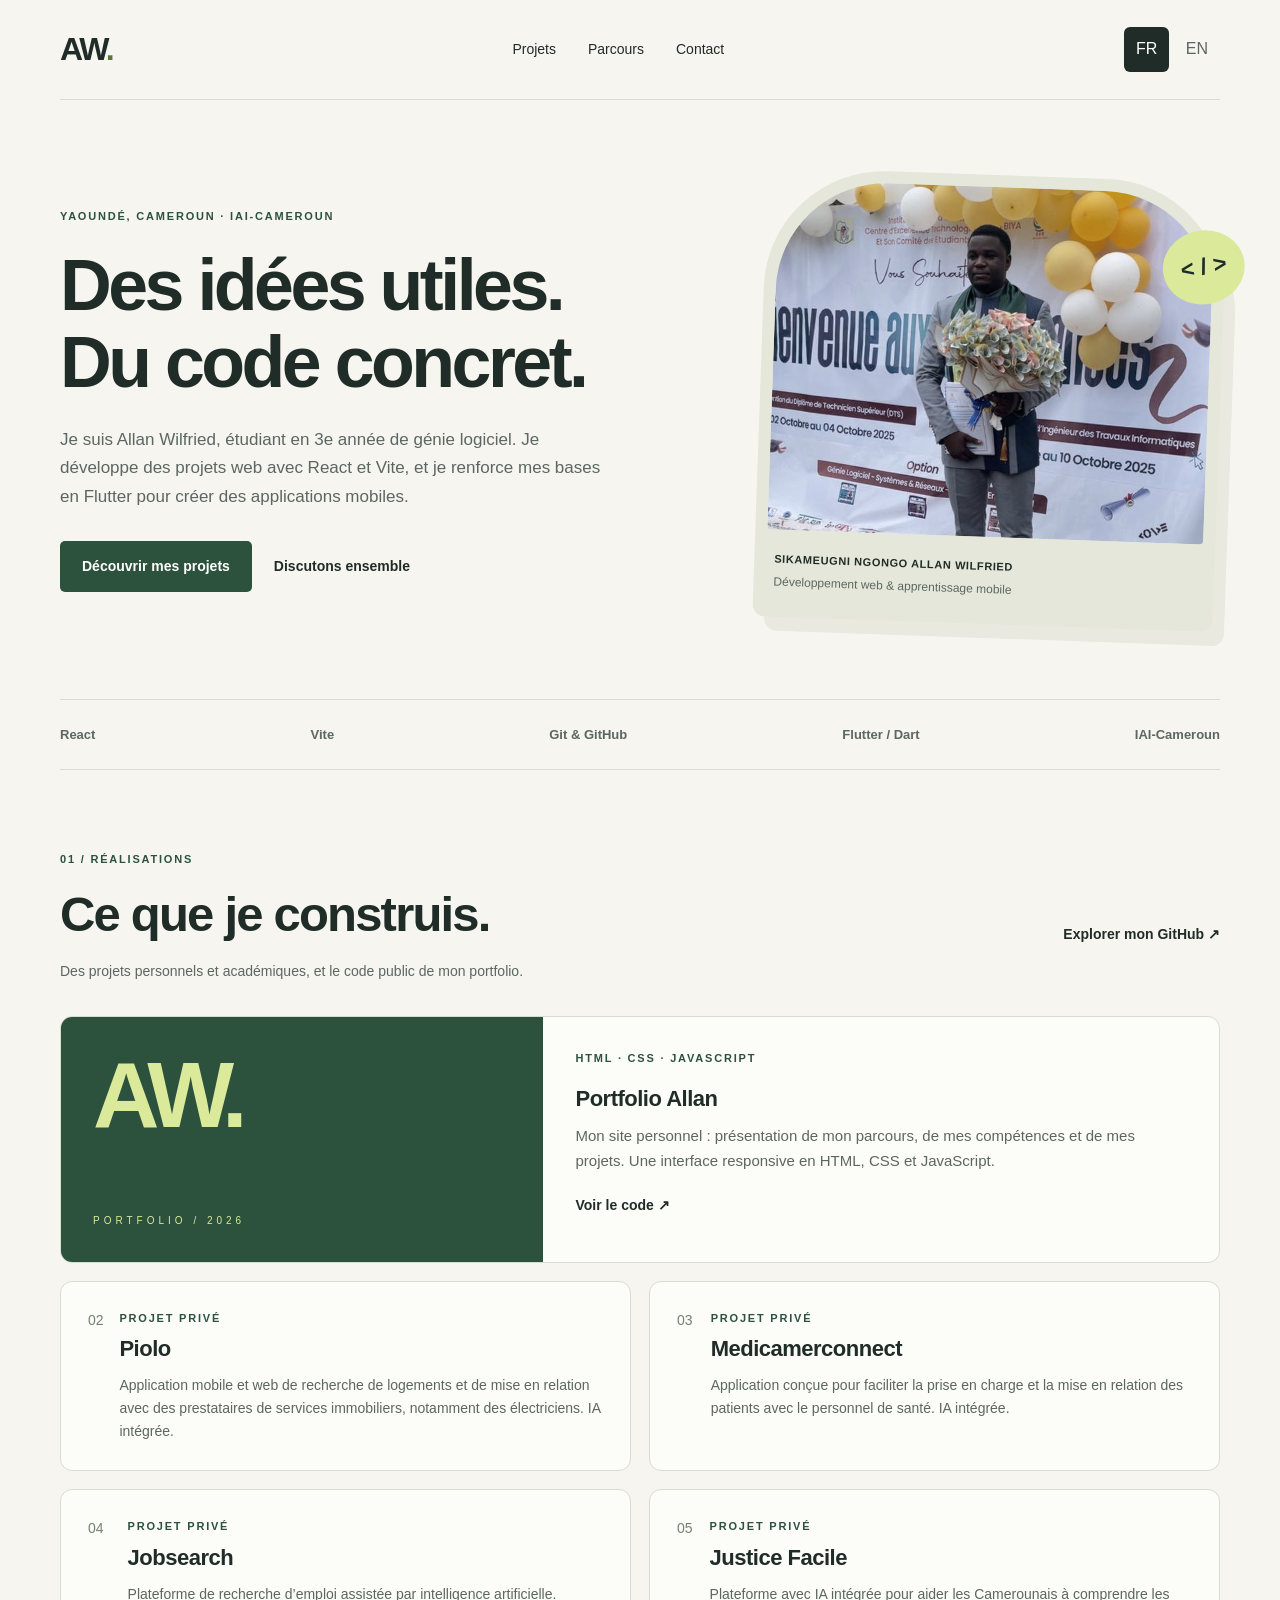
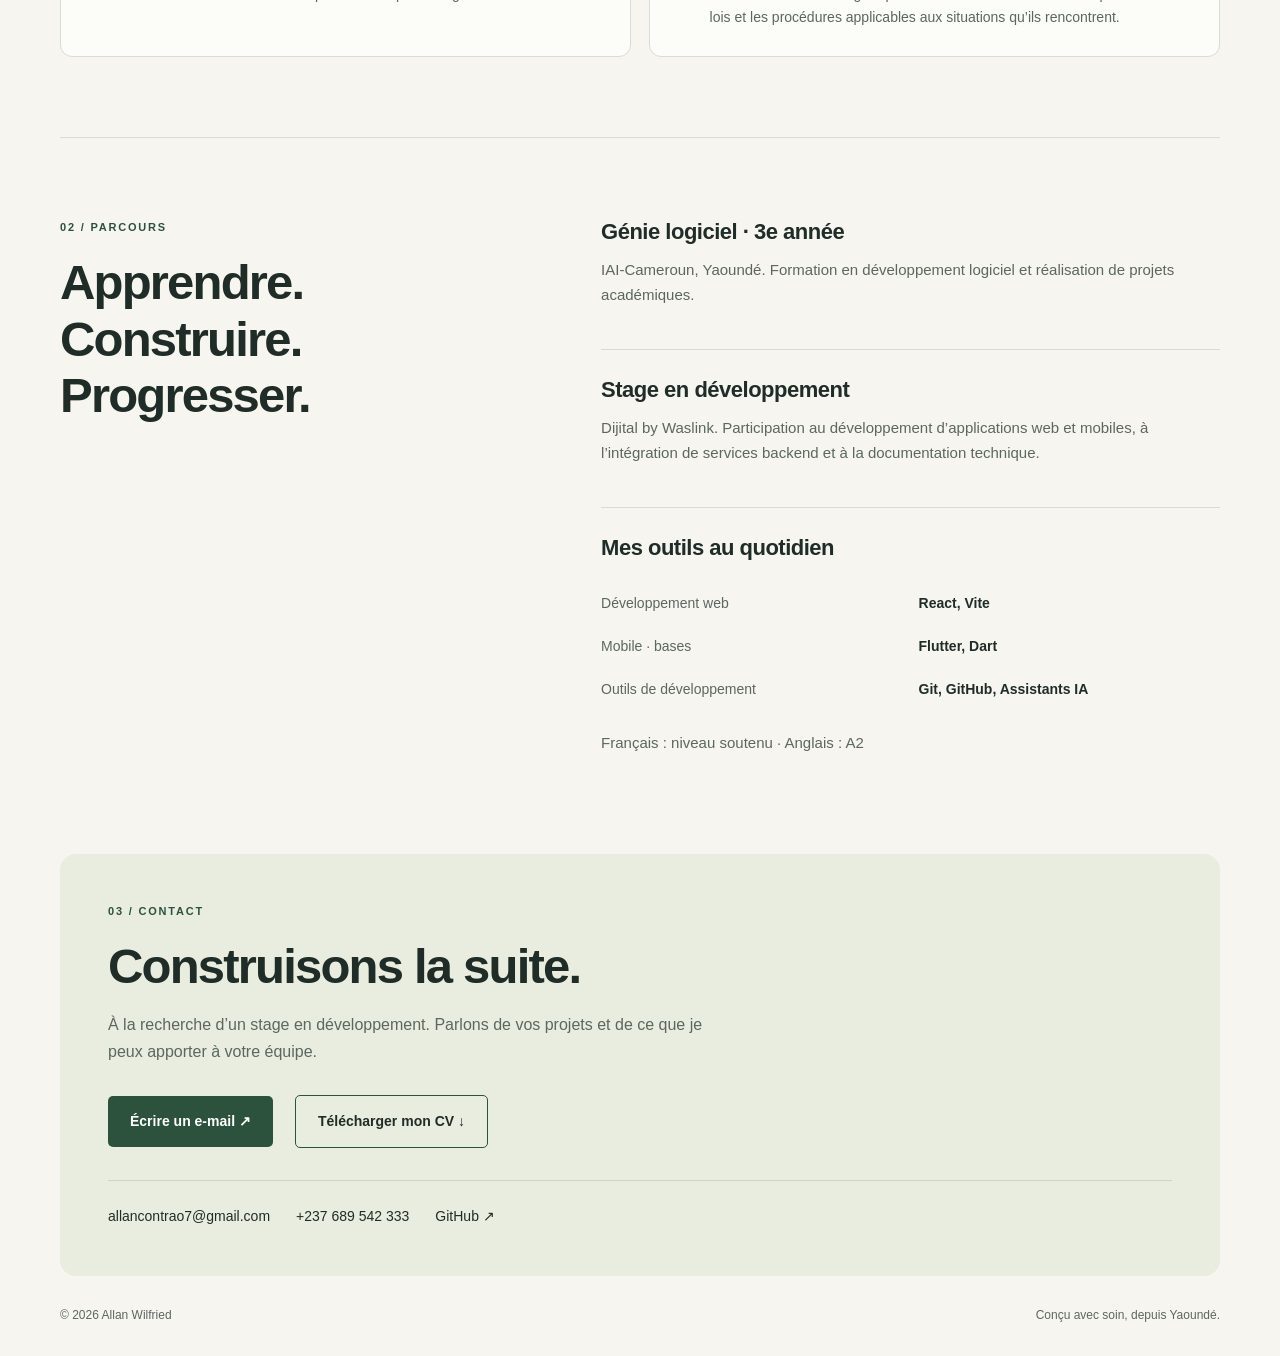
<file: index.html>
<!doctype html>
<html lang="fr">
<head>
<meta charset="utf-8">
<meta name="viewport" content="width=device-width,initial-scale=1">
<title>Allan Wilfried | Développeur web & étudiant en génie logiciel</title>
<meta name="description" content="Portfolio d’Allan Wilfried, étudiant en génie logiciel à l’IAI-Cameroun. Projets web, bases en Flutter et stage chez Dijital by Waslink.">
<meta name="theme-color" content="#f6f5ef">
<link rel="stylesheet" href="style.css">
<script src="app.js" defer>
</script>
</head>
<body>
<a data-i18n="skip" href="#main" class="skip">Aller au contenu</a>
<header class="nav wrap">
<a class="brand" href="#main" aria-label="Allan Wilfried, accueil">AW<span>.</span>
</a>
<nav aria-label="Navigation principale">
<a data-i18n="navProjects" href="#projects">Projets</a>
<a data-i18n="navAbout" href="#about">Parcours</a>
<a data-i18n="navContact" href="#contact">Contact</a>
</nav>
<div class="languages" role="group" aria-label="Langue / Language">
<button type="button" data-lang="fr" aria-pressed="true">FR</button>
<button type="button" data-lang="en" aria-pressed="false">EN</button>
</div>
</header>
<main id="main" class="wrap">
<section class="hero">
<div>
<p data-i18n="eyebrow" class="eyebrow">YAOUNDÉ, CAMEROUN · IAI-CAMEROUN</p>
<h1 data-i18n="headline" >Des idées utiles.<br>Du code concret.</h1>
<p data-i18n="intro" class="intro">Je suis Allan Wilfried, étudiant en 3e année de génie logiciel. Je développe des projets web avec React et Vite, et je renforce mes bases en Flutter pour créer des applications mobiles.</p>
<div class="actions">
<a data-i18n="see" href="#projects" class="button primary">Découvrir mes projets</a>
<a data-i18n="contact" href="#contact" class="text-link">Discutons ensemble</a>
</div>
</div>
<figure class="portrait">
<img src="image.jpg" width="600" height="720" alt="Portrait d’Allan Wilfried" fetchpriority="high">
<figcaption>
<strong data-i18n="caption" >SIKAMEUGNI NGONGO ALLAN WILFRIED</strong>
<span data-i18n="captionSub" >Développement web & apprentissage mobile</span>
</figcaption>
<span class="portrait-note" aria-hidden="true">&lt; / &gt;</span>
</figure>
</section>
<div class="strip">
<span>React</span>
<span>Vite</span>
<span>Git & GitHub</span>
<span>Flutter / Dart</span>
<span>IAI-Cameroun</span>
</div>
<section id="projects" class="section">
<p data-i18n="projectsLabel" class="eyebrow">01 / RÉALISATIONS</p>
<div class="section-top">
<div>
<h2 data-i18n="projectsTitle" >Ce que je construis.</h2>
<p data-i18n="projectsIntro" class="muted">Des projets personnels et académiques, et le code public de mon portfolio.</p>
</div>
<a data-i18n="allRepos" class="text-link" href="https://github.com/Allandev-up?tab=repositories" target="_blank" rel="noopener noreferrer">Explorer mon GitHub ↗</a>
</div>
<div class="projects">
<article class="project featured">
<div class="project-art" aria-hidden="true">
<span>AW.</span>
<small>PORTFOLIO / 2026</small>
</div>
<div class="project-body">
<p class="eyebrow">HTML · CSS · JavaScript</p>
<h3>Portfolio Allan</h3>
<p data-i18n="portfolioDesc" >Mon site personnel : présentation de mon parcours, de mes compétences et de mes projets. Une interface responsive en HTML, CSS et JavaScript.</p>
<a data-i18n="source" class="text-link" href="https://github.com/Allandev-up/portfolio-allan" target="_blank" rel="noopener noreferrer">Voir le code ↗</a>
</div>
</article>
<article class="project compact">
<span class="project-index">02</span>
<div>
<p data-i18n="personal" class="eyebrow">Projet privé</p>
<h3>Piolo</h3>
<p data-i18n="project1Desc" class="muted">Application mobile et web de recherche de logements et de mise en relation avec des prestataires de services immobiliers, notamment des électriciens. IA intégrée.</p>
</div>
</article>
<article class="project compact">
<span class="project-index">03</span>
<div>
<p data-i18n="personal" class="eyebrow">Projet privé</p>
<h3>Medicamerconnect</h3>
<p data-i18n="project2Desc" class="muted">Application conçue pour faciliter la prise en charge et la mise en relation des patients avec le personnel de santé. IA intégrée.</p>
</div>
</article>
<article class="project compact">
<span class="project-index">04</span>
<div>
<p data-i18n="personal" class="eyebrow">Projet privé</p>
<h3>Jobsearch</h3>
<p data-i18n="project3Desc" class="muted">Plateforme de recherche d’emploi assistée par intelligence artificielle.</p>
</div>
</article>
<article class="project compact">
<span class="project-index">05</span>
<div>
<p data-i18n="personal" class="eyebrow">Projet privé</p>
<h3>Justice Facile</h3>
<p data-i18n="project4Desc" class="muted">Plateforme avec IA intégrée pour aider les Camerounais à comprendre les lois et les procédures applicables aux situations qu’ils rencontrent.</p>
</div>
</article>
</div>
</section>
<section id="about" class="section about"> <div>
<p data-i18n="aboutLabel" class="eyebrow">02 / PARCOURS</p>
<h2 data-i18n="aboutTitle" >Apprendre. Construire.<br>Progresser.</h2>
</div>
<div class="background">
<article>
<h3 data-i18n="educationTitle" >Génie logiciel · 3e année</h3>
<p data-i18n="educationDesc" >IAI-Cameroun, Yaoundé. Formation en développement logiciel et réalisation de projets académiques.</p>
</article>
<article>
<h3 data-i18n="internTitle" >Stage en développement</h3>
<p data-i18n="internDesc" >Dijital by Waslink. Participation au développement d’applications web et mobiles, à l’intégration de services backend et à la documentation technique.</p>
</article>
<article>
<h3 data-i18n="skillsTitle" >Mes outils au quotidien</h3>
<dl>
<div>
<dt data-i18n="web" >Développement web</dt>
<dd>React, Vite</dd>
</div>
<div>
<dt data-i18n="mobile" >Mobile · bases</dt>
<dd>Flutter, Dart</dd>
</div>
<div>
<dt data-i18n="tools" >Outils de développement</dt>
<dd>Git, GitHub, <span data-i18n="ai" >Assistants IA</span>
</dd>
</div>
</dl>
<p data-i18n="languages" class="muted">Français : niveau soutenu · Anglais : A2</p>
</article>
</div>
</section>
<section id="contact" class="contact section">
<p data-i18n="contactLabel" class="eyebrow">03 / CONTACT</p>
<h2 data-i18n="contactTitle" >Construisons la suite.</h2>
<p data-i18n="contactDesc" >À la recherche d’un stage en développement. Parlons de vos projets et de ce que je peux apporter à votre équipe.</p>
<div class="actions">
<a data-i18n="email" class="button primary" href="mailto:allancontrao7@gmail.com">Écrire un e-mail ↗</a>
<a data-i18n="cv" class="button secondary" href="CV_Allan_Wilfried.pdf" download>Télécharger mon CV ↓</a>
</div>
<div class="contact-bottom">
<a href="mailto:allancontrao7@gmail.com">allancontrao7@gmail.com</a>
<a href="tel:+237689542333">+237 689 542 333</a>
<a href="https://github.com/Allandev-up" target="_blank" rel="noopener noreferrer">GitHub ↗</a>
</div>
</section>
</main>
<footer class="wrap">
<span>© 2026 Allan Wilfried</span>
<span data-i18n="footer" >Conçu avec soin, depuis Yaoundé.</span>
</footer>
</body>
</html>
</file>
<file: style.css>
@charset "UTF-8";

:root {
  --paper:#f6f5ef;
  --ink:#202c27;
  --muted:#5b675f;
  --green:#2c523d;
  --line:#d8ddd2;
  --lime:#dae99a
}
* {
  box-sizing:border-box
}
html {
  scroll-behavior:smooth;
  scroll-padding-top:30px
}
body {
  margin:0;
  background:var(--paper);
  color:var(--ink);
  font-family:Arial,Helvetica,sans-serif;
  line-height:1.65
}
a {
  color:inherit;
  text-decoration:none
}
button {
  font:inherit
}
a,button {
  -webkit-tap-highlight-color:transparent
}
a:focus-visible,button:focus-visible {
  outline:3px solid #637e25;
  outline-offset:5px
}
a:hover {
  text-decoration:underline;
  text-underline-offset:5px
}
.wrap {
  width:min(1160px,calc(100% - 64px));
  margin-inline:auto
}
.nav {
  display:flex;
  align-items:center;
  justify-content:space-between;
  min-height:100px;
  border-bottom:1px solid var(--line);
  gap:20px
}
.brand {
  font-size:32px;
  font-weight:900;
  letter-spacing:-2px
}
.brand span {
  color:#59773c
}
nav {
  display:flex;
  gap:32px;
  font-size:14px
}
button {
  cursor:pointer;
  border:0;
  background:transparent;
  padding:9px 12px;
  border-radius:6px;
  color:var(--muted)
}
button[aria-pressed=true] {
  background:var(--ink);
  color:white
}
.skip {
  position:absolute;
  top:-100px;
  left:20px;
  background:white;
  padding:12px;
  z-index:10
}
.skip:focus {
  top:10px
}
.hero {
  display:grid;
  grid-template-columns:1.35fr 1fr;
  gap:80px;
  align-items:center;
  padding:75px 0
}
.eyebrow {
  font-size:11px;
  font-weight:700;
  letter-spacing:1.8px;
  text-transform:uppercase;
  color:var(--green);
  margin:0 0 18px
}
h1 {
  font-size:clamp(44px,5.6vw,76px);
  line-height:1.07;
  letter-spacing:-3.5px;
  margin:22px 0 26px;
  font-weight:800
}
h2 {
  font-size:clamp(32px,4vw,49px);
  line-height:1.15;
  letter-spacing:-1.8px;
  margin:0 0 18px
}
h3 {
  font-size:22px;
  line-height:1.25;
  letter-spacing:-.5px;
  margin:0 0 12px
}
p {
  margin:0 0 18px
}
.intro {
  max-width:560px;
  font-size:17px;
  color:var(--muted)
}
.actions {
  display:flex;
  align-items:center;
  flex-wrap:wrap;
  gap:22px;
  margin-top:30px
}
.button {
  display:inline-flex;
  align-items:center;
  justify-content:center;
  padding:14px 22px;
  border-radius:5px;
  font-size:14px;
  font-weight:700;
  min-height:48px
}
.primary {
  background:var(--green);
  color:white
}
.secondary {
  border:1px solid var(--green)
}
.button:hover {
  background:#1e3c2b;
  color:white;
  text-decoration:none
}
.text-link {
  font-size:14px;
  font-weight:700
}
.portrait {
  margin:0;
  position:relative;
  transform:rotate(2deg);
  background:#e4e7da;
  border-radius:120px 120px 12px 12px;
  padding:12px;
  box-shadow:12px 14px 0 #e9e9df
}
.portrait img {
  display:block;
  width:100%;
  height:350px;
  object-fit:cover;
  object-position:center 25%;
  border-radius:110px 110px 4px 4px;
  filter:saturate(.8)
}
figcaption {
  padding:20px 8px 10px
}
figcaption strong {
  display:block;
  font-size:11px;
  letter-spacing:.6px
}
figcaption span {
  font-size:12px;
  color:var(--muted)
}
.portrait-note {
  position:absolute;
  right:-20px;
  top:48px;
  border-radius:50%;
  background:var(--lime);
  padding:18px;
  font-weight:800;
  font-size:23px;
  transform:rotate(-12deg)
}
.strip {
  display:flex;
  justify-content:space-between;
  gap:24px;
  flex-wrap:wrap;
  padding:24px 0;
  border-block:1px solid var(--line);
  font-size:13px;
  font-weight:700;
  color:var(--muted)
}
.section {
  padding:80px 0
}
.section-top {
  display:flex;
  justify-content:space-between;
  align-items:center;
  gap:25px;
  margin-bottom:32px
}
.section-top p {
  margin-bottom:0
}
.muted {
  color:var(--muted);
  font-size:14px
}
.projects {
  display:grid;
  grid-template-columns:1fr 1fr;
  gap:18px
}
.project {
  border:1px solid var(--line);
  border-radius:12px;
  overflow:hidden;
  background:#fcfcf8
}
.featured {
  grid-column:1/-1;
  display:grid;
  grid-template-columns:1fr 1.4fr
}
.project-art {
  background:var(--green);
  color:var(--lime);
  min-height:245px;
  padding:32px;
  display:flex;
  flex-direction:column;
  justify-content:space-between
}
.project-art span {
  font-size:92px;
  line-height:1;
  font-weight:900;
  letter-spacing:-7px
}
.project-art small {
  letter-spacing:4px;
  font-size:10px
}
.project-body {
  padding:32px
}
.project-body p:not(.eyebrow) {
  color:var(--muted);
  font-size:15px
}
.compact {
  display:flex;
  gap:24px;
  padding:27px
}
.compact p:last-child {
  margin-bottom:0
}
.compact .eyebrow {
  margin-bottom:8px
}
.project-index {
  color:#73816e;
  font-size:14px
}
.about {
  display:grid;
  grid-template-columns:1fr 1.3fr;
  gap:65px;
  border-top:1px solid var(--line)
}
.background article {
  border-bottom:1px solid var(--line);
  padding-bottom:24px;
  margin-bottom:26px
}
.background article:last-child {
  border:0;
  margin:0;
  padding:0
}
.background p {
  color:var(--muted);
  font-size:15px
}
dl {
  font-size:14px;
  margin:20px 0
}
dl div {
  display:grid;
  grid-template-columns:1fr 1fr;
  padding:10px 0;
  gap:16px
}
dt {
  color:var(--muted)
}
dd {
  margin:0;
  font-weight:700
}
.contact {
  background:#e8eddf;
  border-radius:16px;
  padding:48px
}
.contact>p:not(.eyebrow) {
  max-width:600px;
  color:var(--muted)
}
.contact-bottom {
  display:flex;
  flex-wrap:wrap;
  gap:26px;
  border-top:1px solid #cbd5c1;
  margin-top:32px;
  padding-top:24px;
  font-size:14px;
  overflow-wrap:anywhere
}
footer {
  display:flex;
  justify-content:space-between;
  gap:20px;
  padding-block:30px;
  font-size:12px;
  color:var(--muted)
}
@media(max-width:850px) {
  .hero {
  gap:35px
}
.portrait img {
  height:300px
}
h1 {
  letter-spacing:-2px
}
.about {
  gap:35px
}
.section-top {
  align-items:flex-start;
  flex-direction:column
}
.hero {
  padding-block:50px
}

}
@media(max-width:600px) {
  .wrap {
  width:calc(100% - 36px)
}
.nav {
  min-height:85px;
  gap:12px;
  flex-wrap:wrap;
  padding-block:15px
}
nav {
  order:3;
  width:100%;
  justify-content:space-between;
  gap:16px
}
.hero {
  grid-template-columns:1fr;
  gap:36px;
  padding:42px 0
}
h1 {
  font-size:47px
}
.portrait {
  max-width:360px;
  width:calc(100% - 12px);
  justify-self:center
}
.portrait-note {
  right:-10px
}
.portrait img {
  height:310px
}
.strip {
  justify-content:flex-start;
  gap:12px 24px
}
.section {
  padding-block:50px
}
.projects,.featured,.about {
  grid-template-columns:1fr
}
.featured {
  grid-column:auto
}
.project-art {
  min-height:190px
}
.project-body {
  padding:25px
}
.compact {
  padding:23px
}
.about {
  gap:25px
}
.contact {
  padding:28px 22px
}
.contact .actions {
  gap:12px
}
.contact-bottom {
  gap:14px
}
footer {
  flex-direction:column;
  gap:6px
}
dl div {
  grid-template-columns:1fr;
  gap:2px
}
.eyebrow {
  letter-spacing:1.3px
}
.contact-bottom a {
  max-width:100%
}

}
@media(prefers-reduced-motion:reduce) {
  html {
  scroll-behavior:auto
}
* {
  animation:none!important;
  transition:none!important
}

}

.project h3 { overflow-wrap: anywhere; }
.hero > *, .project > *, .about > * { min-width: 0; }
@media (max-width: 360px) { h1 { font-size: 41px; } .compact { gap: 16px; padding: 20px; } }

@media (max-width: 600px) { .portrait { transform: none; } .portrait-note { right: 4px; } }

/* Restrained motion: short feedback, no continuous movement. */
@media (prefers-reduced-motion: no-preference) {
  .button, .project, .portrait, .languages button {
    transition: transform 240ms ease, box-shadow 240ms ease,
                border-color 240ms ease, background-color 200ms ease;
  }
  .project-art span { transition: transform 350ms ease; }
  nav a, .text-link {
    position: relative;
  }
  nav a::after, .text-link::after {
    content: '';
    position: absolute;
    bottom: -4px;
    left: 0;
    width: 100%;
    height: 1px;
    background: currentColor;
    transform: scaleX(0);
    transform-origin: left;
    transition: transform 220ms ease;
  }
  nav a:hover, .text-link:hover { text-decoration: none; }
  nav a:hover::after, nav a:focus-visible::after,
  .text-link:hover::after, .text-link:focus-visible::after { transform: scaleX(1); }
  .button:active { transform: translateY(1px); }
}
@media (hover: hover) and (pointer: fine) and (prefers-reduced-motion: no-preference) {
  .button:hover { transform: translateY(-2px); box-shadow: 0 7px 16px rgb(32 44 39 / 12%); }
  .project:hover { transform: translateY(-4px); border-color: #a7b79b; box-shadow: 0 10px 24px rgb(32 44 39 / 7%); }
  .project:hover .project-art span { transform: translateX(5px); }
  .portrait:hover { transform: rotate(0deg); }
  .languages button:hover { transform: translateY(-1px); }
}
</file>
